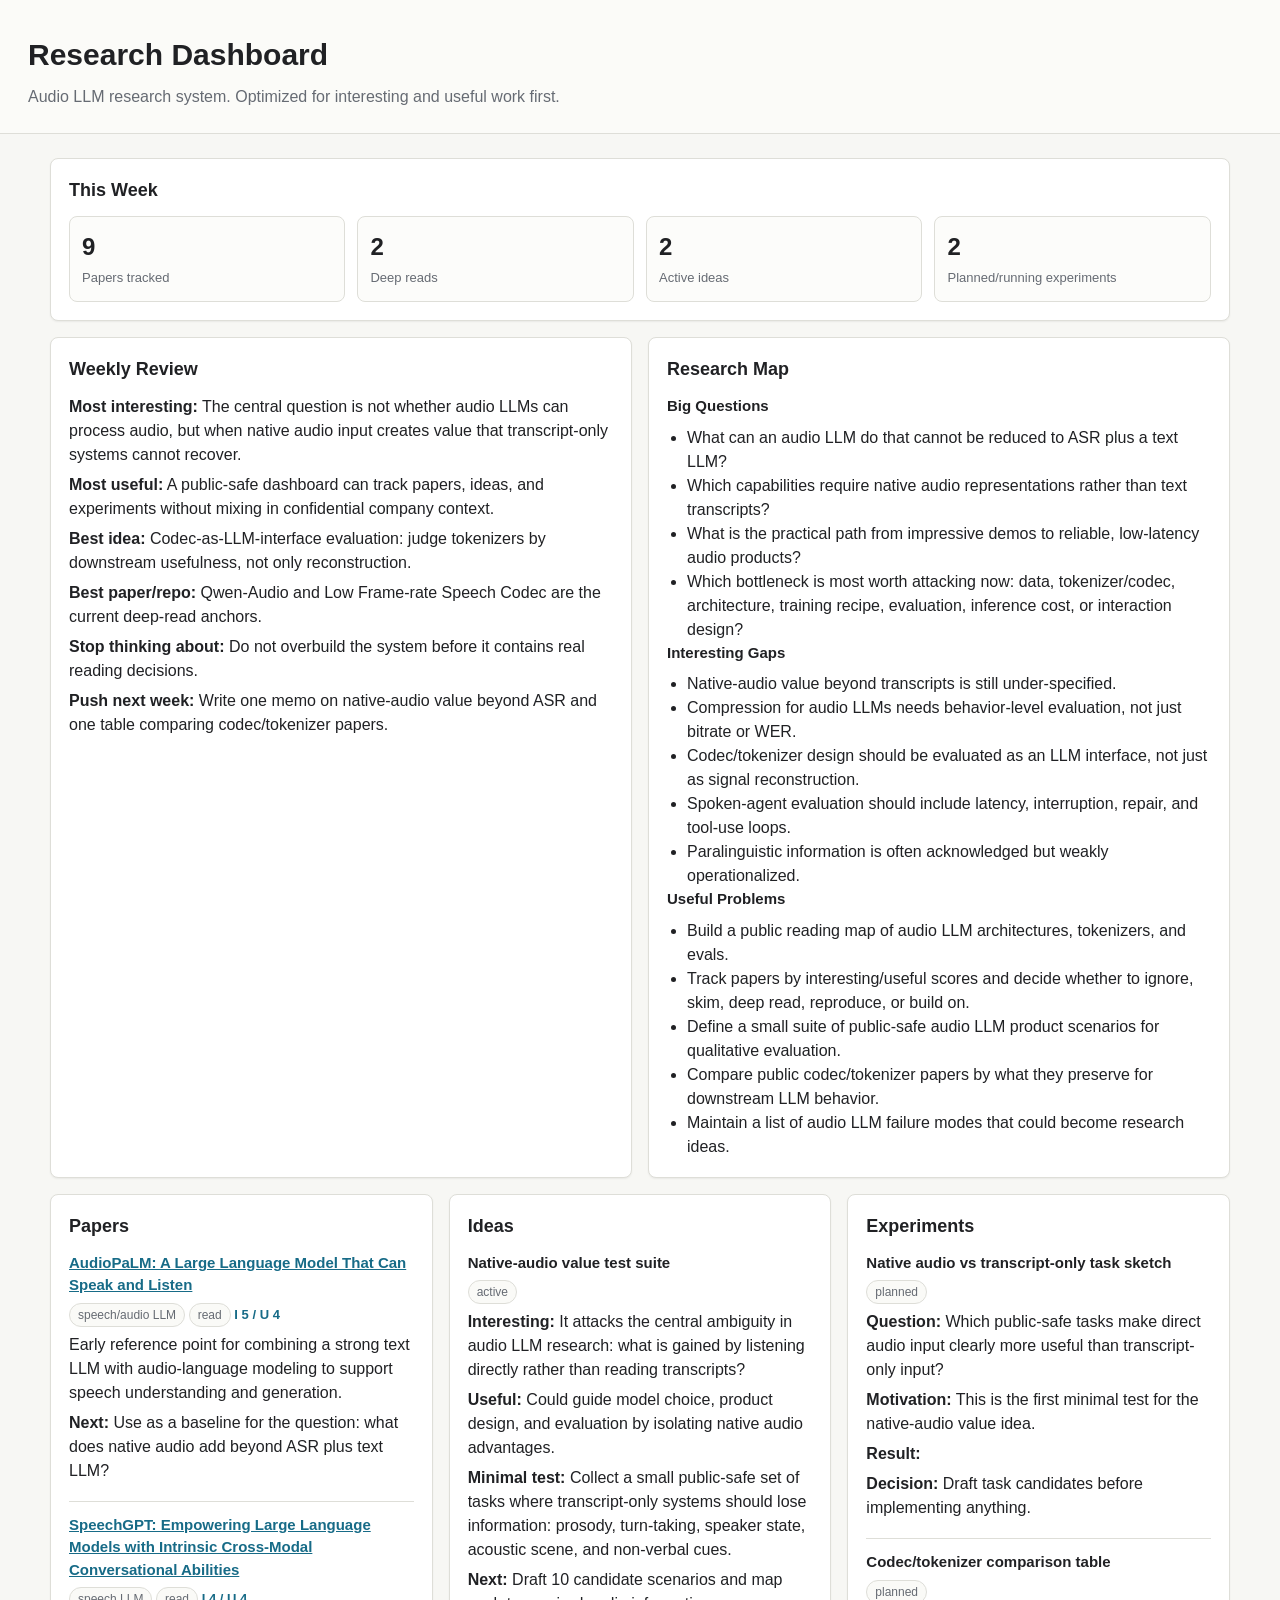
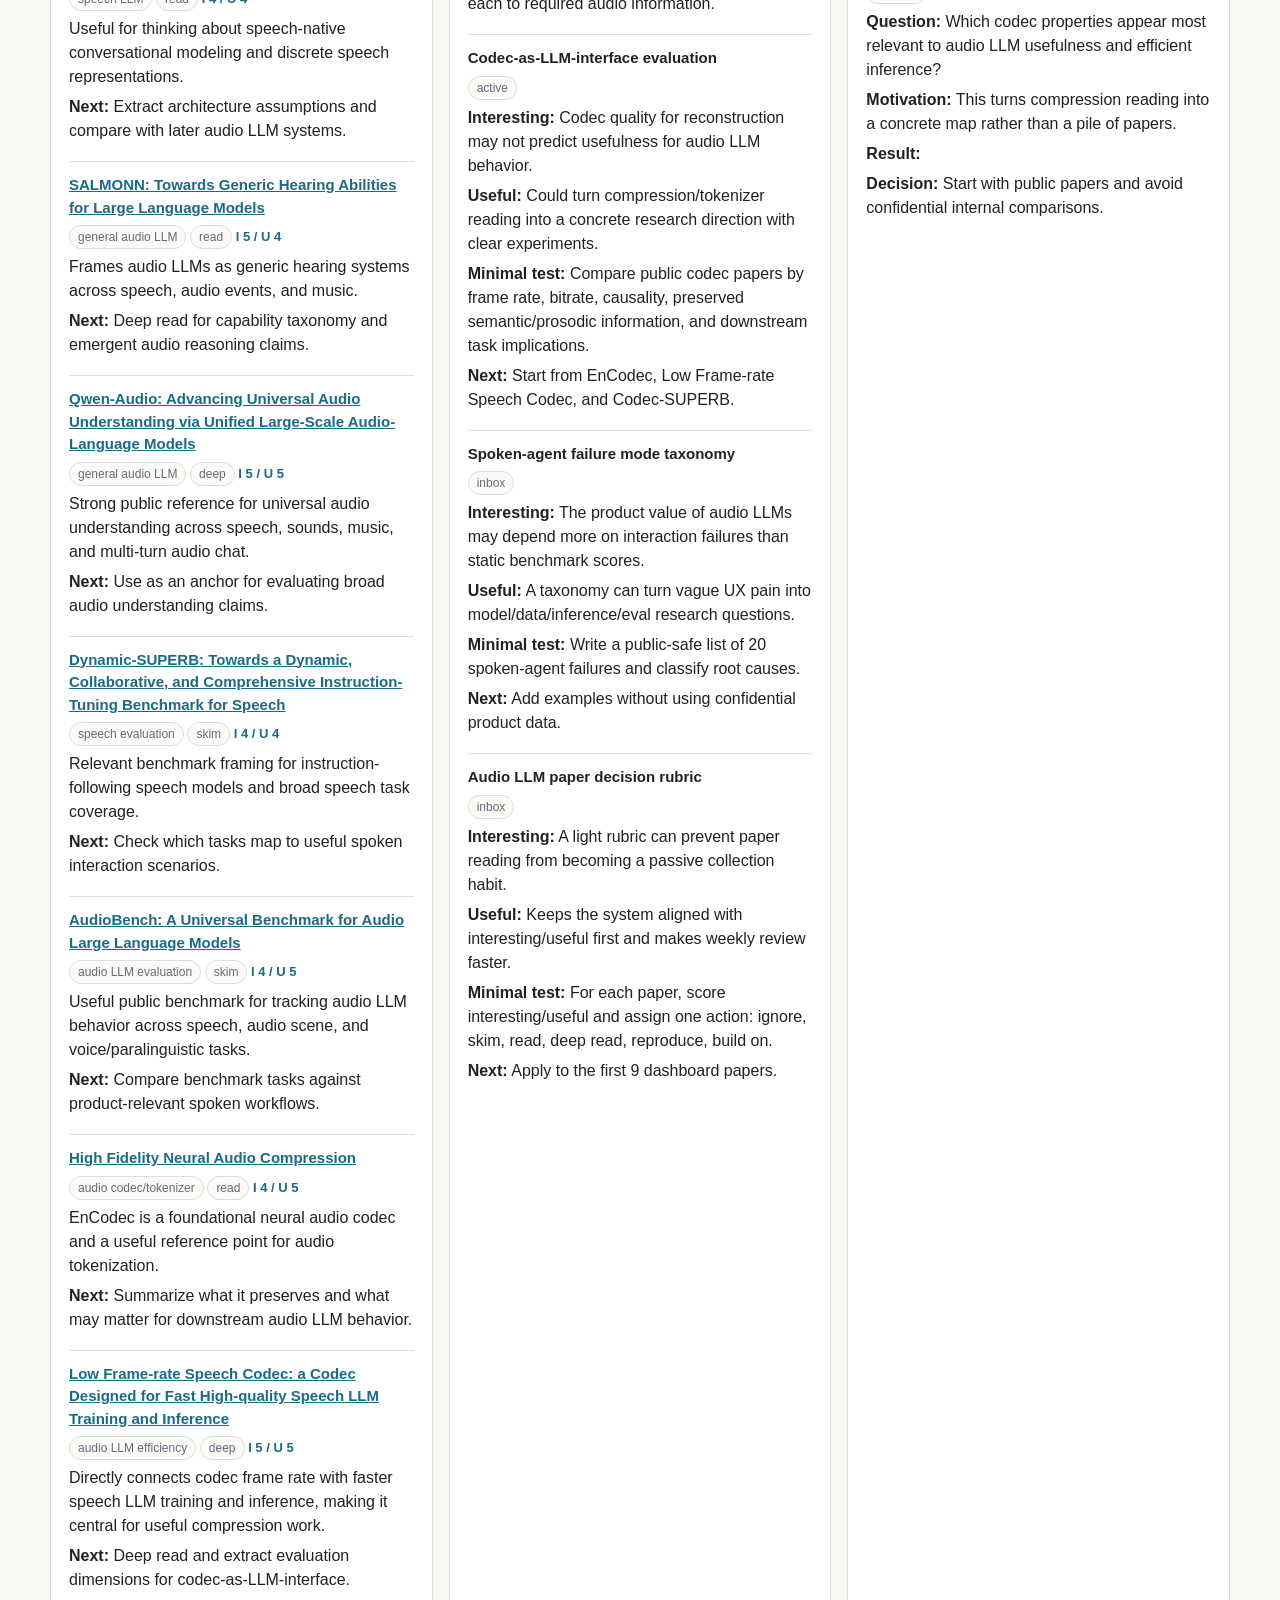
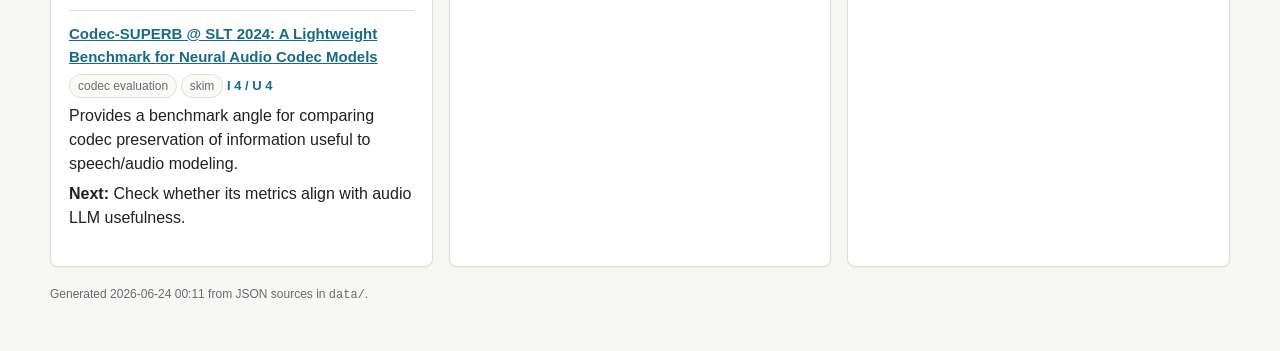
<file: docs/index.html>
<!doctype html>
<html lang="en">
<head>
  <meta charset="utf-8">
  <meta name="viewport" content="width=device-width, initial-scale=1">
  <title>Research Dashboard</title>
  <link rel="stylesheet" href="assets/style.css">
</head>
<body>
  <header>
    <h1>Research Dashboard</h1>
    <p class="subtitle">Audio LLM research system. Optimized for interesting and useful work first.</p>
  </header>
  <main>
    <section class="grid">
      <div class="panel span-12">
        <h2>This Week</h2>
        <div class="metric-row">
          <div class="metric"><strong>9</strong><span>Papers tracked</span></div>
          <div class="metric"><strong>2</strong><span>Deep reads</span></div>
          <div class="metric"><strong>2</strong><span>Active ideas</span></div>
          <div class="metric"><strong>2</strong><span>Planned/running experiments</span></div>
        </div>
      </div>

      <div class="panel span-6">
        <h2>Weekly Review</h2>
        <p><strong>Most interesting:</strong> The central question is not whether audio LLMs can process audio, but when native audio input creates value that transcript-only systems cannot recover.</p>
        <p><strong>Most useful:</strong> A public-safe dashboard can track papers, ideas, and experiments without mixing in confidential company context.</p>
        <p><strong>Best idea:</strong> Codec-as-LLM-interface evaluation: judge tokenizers by downstream usefulness, not only reconstruction.</p>
        <p><strong>Best paper/repo:</strong> Qwen-Audio and Low Frame-rate Speech Codec are the current deep-read anchors.</p>
        <p><strong>Stop thinking about:</strong> Do not overbuild the system before it contains real reading decisions.</p>
        <p><strong>Push next week:</strong> Write one memo on native-audio value beyond ASR and one table comparing codec/tokenizer papers.</p>
      </div>

      <div class="panel span-6">
        <h2>Research Map</h2>
        <h3>Big Questions</h3>
        <ul><li>What can an audio LLM do that cannot be reduced to ASR plus a text LLM?</li><li>Which capabilities require native audio representations rather than text transcripts?</li><li>What is the practical path from impressive demos to reliable, low-latency audio products?</li><li>Which bottleneck is most worth attacking now: data, tokenizer/codec, architecture, training recipe, evaluation, inference cost, or interaction design?</li></ul>
        <h3>Interesting Gaps</h3>
        <ul><li>Native-audio value beyond transcripts is still under-specified.</li><li>Compression for audio LLMs needs behavior-level evaluation, not just bitrate or WER.</li><li>Codec/tokenizer design should be evaluated as an LLM interface, not just as signal reconstruction.</li><li>Spoken-agent evaluation should include latency, interruption, repair, and tool-use loops.</li><li>Paralinguistic information is often acknowledged but weakly operationalized.</li></ul>
        <h3>Useful Problems</h3>
        <ul><li>Build a public reading map of audio LLM architectures, tokenizers, and evals.</li><li>Track papers by interesting/useful scores and decide whether to ignore, skim, deep read, reproduce, or build on.</li><li>Define a small suite of public-safe audio LLM product scenarios for qualitative evaluation.</li><li>Compare public codec/tokenizer papers by what they preserve for downstream LLM behavior.</li><li>Maintain a list of audio LLM failure modes that could become research ideas.</li></ul>
      </div>

      <div class="panel span-4">
        <h2>Papers</h2>
        <article class="item"><h3><a href="https://arxiv.org/abs/2306.12925">AudioPaLM: A Large Language Model That Can Speak and Listen</a></h3><p class="muted"><span class="tag">speech/audio LLM</span> <span class="tag">read</span> <span class="score">I 5 / U 4</span></p><p>Early reference point for combining a strong text LLM with audio-language modeling to support speech understanding and generation.</p><p><strong>Next:</strong> Use as a baseline for the question: what does native audio add beyond ASR plus text LLM?</p></article>
<article class="item"><h3><a href="https://arxiv.org/abs/2305.11000">SpeechGPT: Empowering Large Language Models with Intrinsic Cross-Modal Conversational Abilities</a></h3><p class="muted"><span class="tag">speech LLM</span> <span class="tag">read</span> <span class="score">I 4 / U 4</span></p><p>Useful for thinking about speech-native conversational modeling and discrete speech representations.</p><p><strong>Next:</strong> Extract architecture assumptions and compare with later audio LLM systems.</p></article>
<article class="item"><h3><a href="https://arxiv.org/abs/2310.13289">SALMONN: Towards Generic Hearing Abilities for Large Language Models</a></h3><p class="muted"><span class="tag">general audio LLM</span> <span class="tag">read</span> <span class="score">I 5 / U 4</span></p><p>Frames audio LLMs as generic hearing systems across speech, audio events, and music.</p><p><strong>Next:</strong> Deep read for capability taxonomy and emergent audio reasoning claims.</p></article>
<article class="item"><h3><a href="https://arxiv.org/abs/2311.07919">Qwen-Audio: Advancing Universal Audio Understanding via Unified Large-Scale Audio-Language Models</a></h3><p class="muted"><span class="tag">general audio LLM</span> <span class="tag">deep</span> <span class="score">I 5 / U 5</span></p><p>Strong public reference for universal audio understanding across speech, sounds, music, and multi-turn audio chat.</p><p><strong>Next:</strong> Use as an anchor for evaluating broad audio understanding claims.</p></article>
<article class="item"><h3><a href="https://arxiv.org/abs/2309.09510">Dynamic-SUPERB: Towards a Dynamic, Collaborative, and Comprehensive Instruction-Tuning Benchmark for Speech</a></h3><p class="muted"><span class="tag">speech evaluation</span> <span class="tag">skim</span> <span class="score">I 4 / U 4</span></p><p>Relevant benchmark framing for instruction-following speech models and broad speech task coverage.</p><p><strong>Next:</strong> Check which tasks map to useful spoken interaction scenarios.</p></article>
<article class="item"><h3><a href="https://arxiv.org/abs/2406.16020">AudioBench: A Universal Benchmark for Audio Large Language Models</a></h3><p class="muted"><span class="tag">audio LLM evaluation</span> <span class="tag">skim</span> <span class="score">I 4 / U 5</span></p><p>Useful public benchmark for tracking audio LLM behavior across speech, audio scene, and voice/paralinguistic tasks.</p><p><strong>Next:</strong> Compare benchmark tasks against product-relevant spoken workflows.</p></article>
<article class="item"><h3><a href="https://arxiv.org/abs/2210.13438">High Fidelity Neural Audio Compression</a></h3><p class="muted"><span class="tag">audio codec/tokenizer</span> <span class="tag">read</span> <span class="score">I 4 / U 5</span></p><p>EnCodec is a foundational neural audio codec and a useful reference point for audio tokenization.</p><p><strong>Next:</strong> Summarize what it preserves and what may matter for downstream audio LLM behavior.</p></article>
<article class="item"><h3><a href="https://arxiv.org/abs/2409.12117">Low Frame-rate Speech Codec: a Codec Designed for Fast High-quality Speech LLM Training and Inference</a></h3><p class="muted"><span class="tag">audio LLM efficiency</span> <span class="tag">deep</span> <span class="score">I 5 / U 5</span></p><p>Directly connects codec frame rate with faster speech LLM training and inference, making it central for useful compression work.</p><p><strong>Next:</strong> Deep read and extract evaluation dimensions for codec-as-LLM-interface.</p></article>
<article class="item"><h3><a href="https://arxiv.org/abs/2409.14085">Codec-SUPERB @ SLT 2024: A Lightweight Benchmark for Neural Audio Codec Models</a></h3><p class="muted"><span class="tag">codec evaluation</span> <span class="tag">skim</span> <span class="score">I 4 / U 4</span></p><p>Provides a benchmark angle for comparing codec preservation of information useful to speech/audio modeling.</p><p><strong>Next:</strong> Check whether its metrics align with audio LLM usefulness.</p></article>
      </div>

      <div class="panel span-4">
        <h2>Ideas</h2>
        <article class="item"><h3>Native-audio value test suite</h3><p class="muted"><span class="tag">active</span></p><p><strong>Interesting:</strong> It attacks the central ambiguity in audio LLM research: what is gained by listening directly rather than reading transcripts?</p><p><strong>Useful:</strong> Could guide model choice, product design, and evaluation by isolating native audio advantages.</p><p><strong>Minimal test:</strong> Collect a small public-safe set of tasks where transcript-only systems should lose information: prosody, turn-taking, speaker state, acoustic scene, and non-verbal cues.</p><p><strong>Next:</strong> Draft 10 candidate scenarios and map each to required audio information.</p></article>
<article class="item"><h3>Codec-as-LLM-interface evaluation</h3><p class="muted"><span class="tag">active</span></p><p><strong>Interesting:</strong> Codec quality for reconstruction may not predict usefulness for audio LLM behavior.</p><p><strong>Useful:</strong> Could turn compression/tokenizer reading into a concrete research direction with clear experiments.</p><p><strong>Minimal test:</strong> Compare public codec papers by frame rate, bitrate, causality, preserved semantic/prosodic information, and downstream task implications.</p><p><strong>Next:</strong> Start from EnCodec, Low Frame-rate Speech Codec, and Codec-SUPERB.</p></article>
<article class="item"><h3>Spoken-agent failure mode taxonomy</h3><p class="muted"><span class="tag">inbox</span></p><p><strong>Interesting:</strong> The product value of audio LLMs may depend more on interaction failures than static benchmark scores.</p><p><strong>Useful:</strong> A taxonomy can turn vague UX pain into model/data/inference/eval research questions.</p><p><strong>Minimal test:</strong> Write a public-safe list of 20 spoken-agent failures and classify root causes.</p><p><strong>Next:</strong> Add examples without using confidential product data.</p></article>
<article class="item"><h3>Audio LLM paper decision rubric</h3><p class="muted"><span class="tag">inbox</span></p><p><strong>Interesting:</strong> A light rubric can prevent paper reading from becoming a passive collection habit.</p><p><strong>Useful:</strong> Keeps the system aligned with interesting/useful first and makes weekly review faster.</p><p><strong>Minimal test:</strong> For each paper, score interesting/useful and assign one action: ignore, skim, read, deep read, reproduce, build on.</p><p><strong>Next:</strong> Apply to the first 9 dashboard papers.</p></article>
      </div>

      <div class="panel span-4">
        <h2>Experiments</h2>
        <article class="item"><h3>Native audio vs transcript-only task sketch</h3><p class="muted"><span class="tag">planned</span></p><p><strong>Question:</strong> Which public-safe tasks make direct audio input clearly more useful than transcript-only input?</p><p><strong>Motivation:</strong> This is the first minimal test for the native-audio value idea.</p><p><strong>Result:</strong> </p><p><strong>Decision:</strong> Draft task candidates before implementing anything.</p></article>
<article class="item"><h3>Codec/tokenizer comparison table</h3><p class="muted"><span class="tag">planned</span></p><p><strong>Question:</strong> Which codec properties appear most relevant to audio LLM usefulness and efficient inference?</p><p><strong>Motivation:</strong> This turns compression reading into a concrete map rather than a pile of papers.</p><p><strong>Result:</strong> </p><p><strong>Decision:</strong> Start with public papers and avoid confidential internal comparisons.</p></article>
      </div>
    </section>
    <footer>Generated 2026-06-24 00:11 from JSON sources in <code>data/</code>.</footer>
  </main>
</body>
</html>
</file>
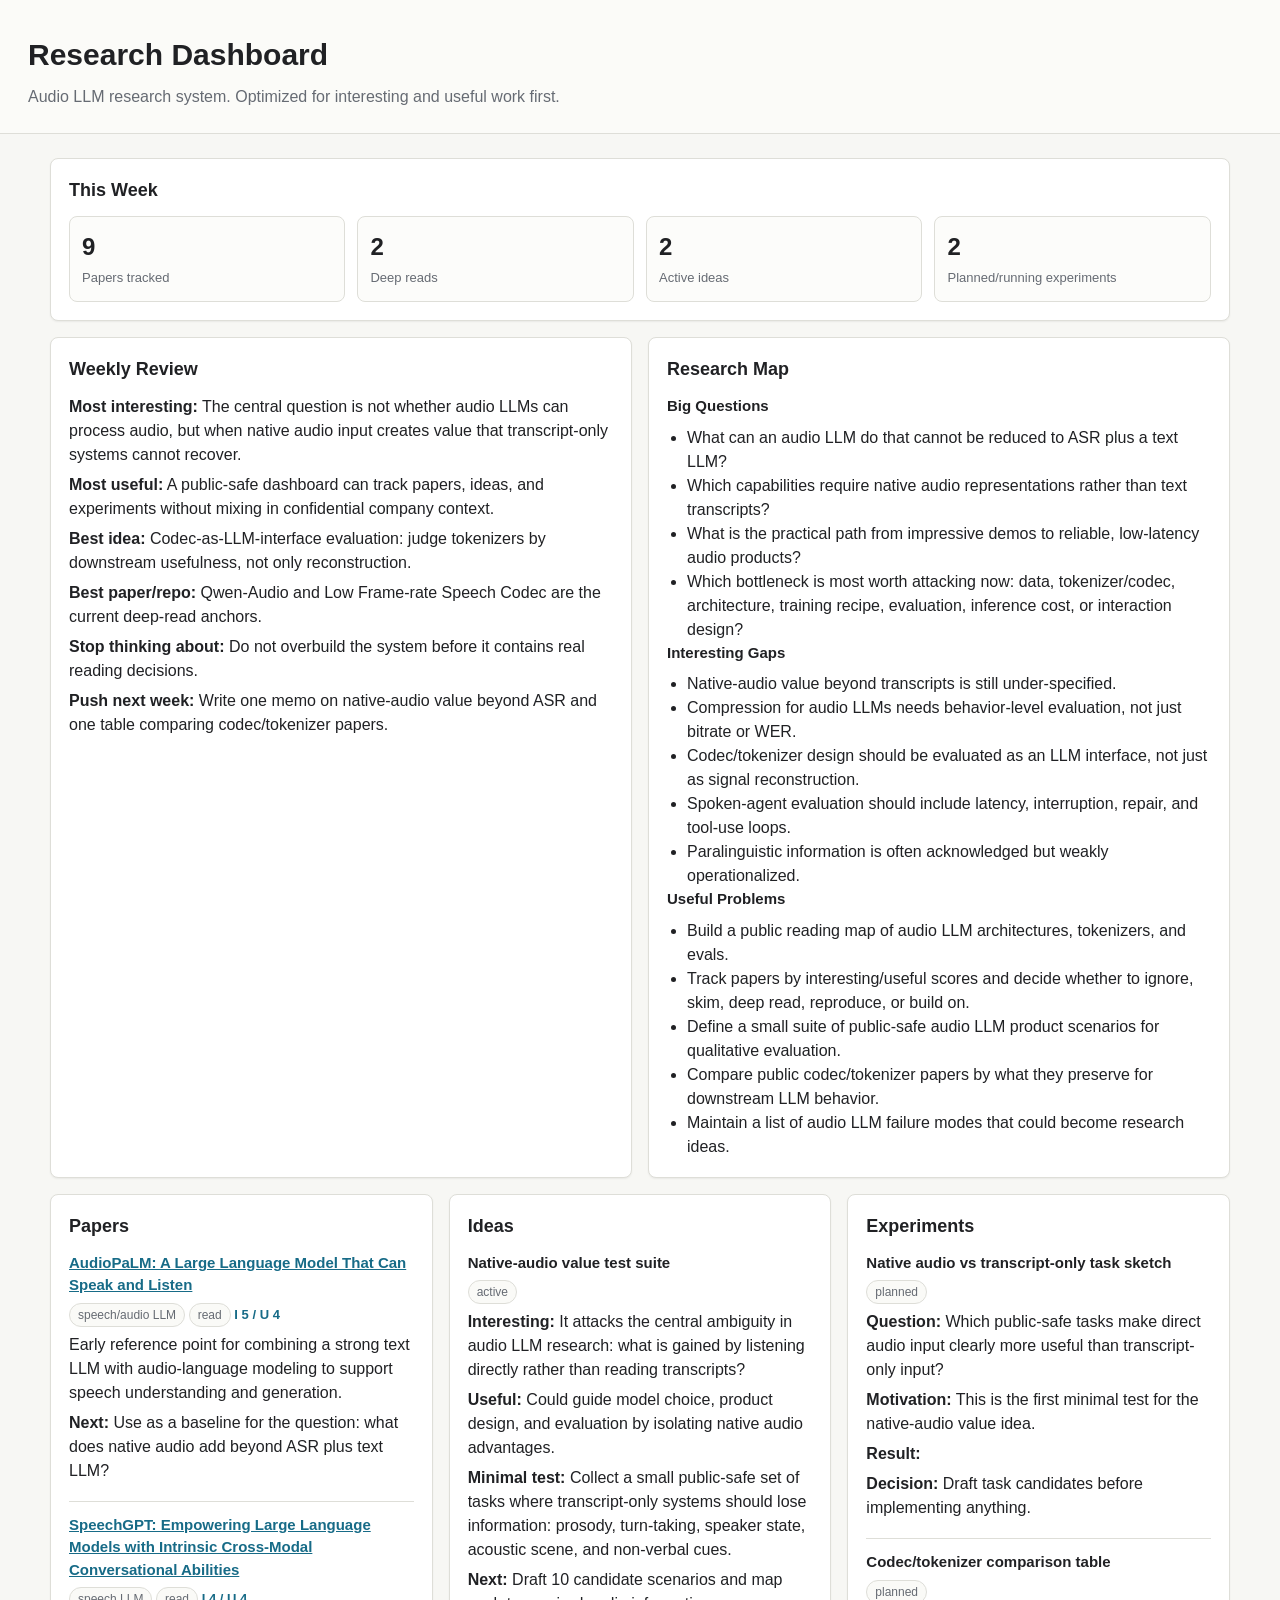
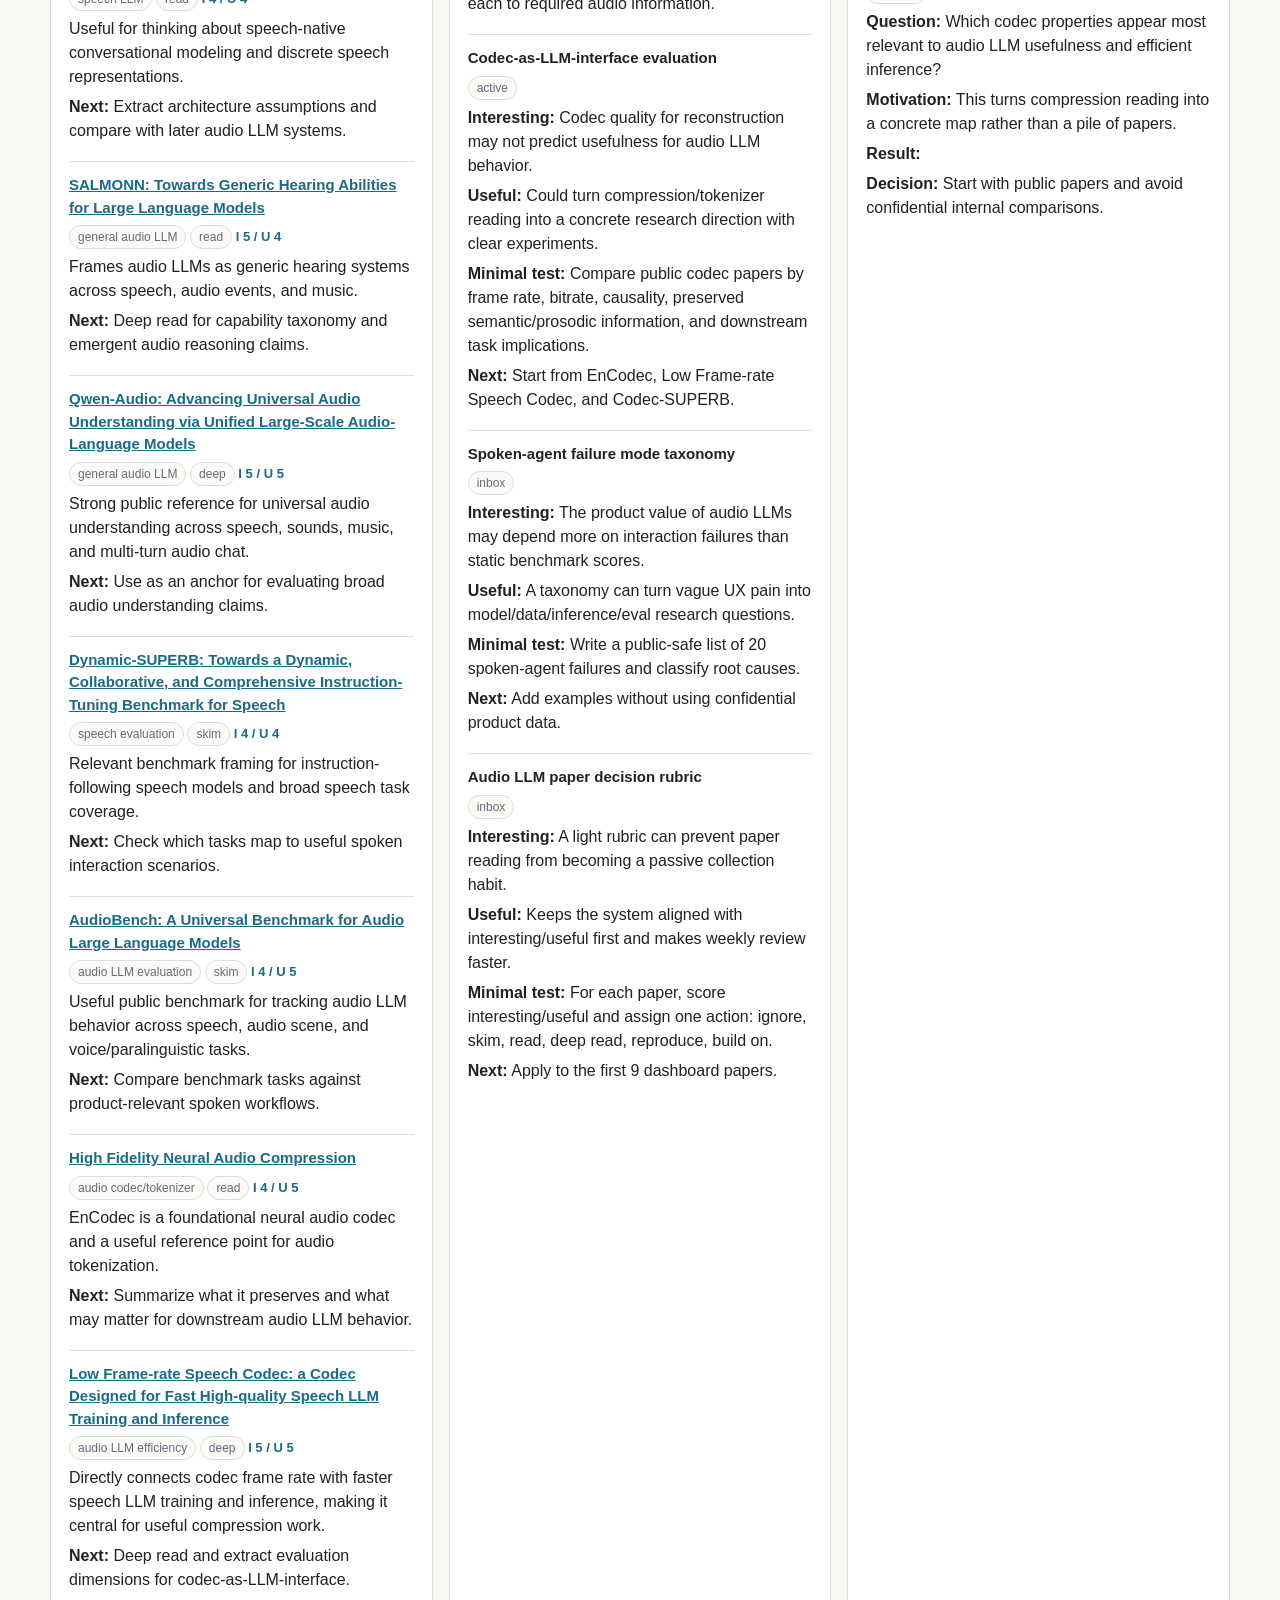
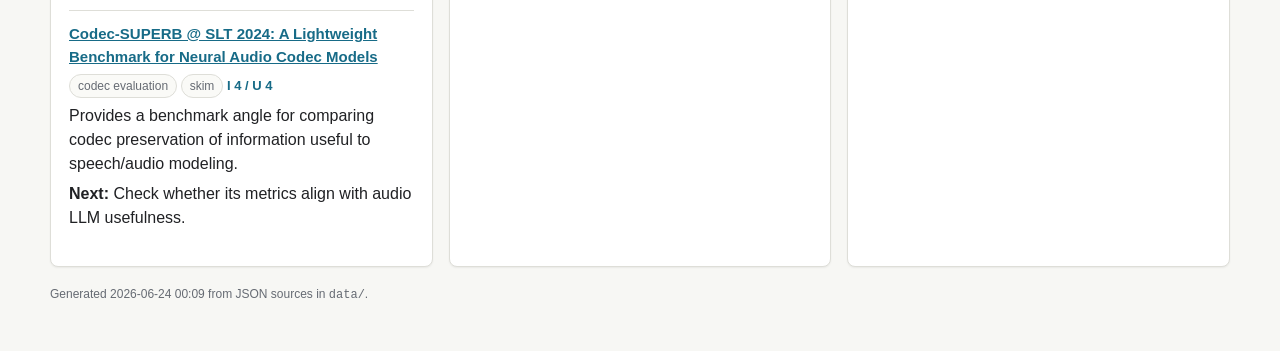
<file: Research/07_Dashboard/index.html>
<!doctype html>
<html lang="en">
<head>
  <meta charset="utf-8">
  <meta name="viewport" content="width=device-width, initial-scale=1">
  <title>Research Dashboard</title>
  <link rel="stylesheet" href="assets/style.css">
</head>
<body>
  <header>
    <h1>Research Dashboard</h1>
    <p class="subtitle">Audio LLM research system. Optimized for interesting and useful work first.</p>
  </header>
  <main>
    <section class="grid">
      <div class="panel span-12">
        <h2>This Week</h2>
        <div class="metric-row">
          <div class="metric"><strong>9</strong><span>Papers tracked</span></div>
          <div class="metric"><strong>2</strong><span>Deep reads</span></div>
          <div class="metric"><strong>2</strong><span>Active ideas</span></div>
          <div class="metric"><strong>2</strong><span>Planned/running experiments</span></div>
        </div>
      </div>

      <div class="panel span-6">
        <h2>Weekly Review</h2>
        <p><strong>Most interesting:</strong> The central question is not whether audio LLMs can process audio, but when native audio input creates value that transcript-only systems cannot recover.</p>
        <p><strong>Most useful:</strong> A public-safe dashboard can track papers, ideas, and experiments without mixing in confidential company context.</p>
        <p><strong>Best idea:</strong> Codec-as-LLM-interface evaluation: judge tokenizers by downstream usefulness, not only reconstruction.</p>
        <p><strong>Best paper/repo:</strong> Qwen-Audio and Low Frame-rate Speech Codec are the current deep-read anchors.</p>
        <p><strong>Stop thinking about:</strong> Do not overbuild the system before it contains real reading decisions.</p>
        <p><strong>Push next week:</strong> Write one memo on native-audio value beyond ASR and one table comparing codec/tokenizer papers.</p>
      </div>

      <div class="panel span-6">
        <h2>Research Map</h2>
        <h3>Big Questions</h3>
        <ul><li>What can an audio LLM do that cannot be reduced to ASR plus a text LLM?</li><li>Which capabilities require native audio representations rather than text transcripts?</li><li>What is the practical path from impressive demos to reliable, low-latency audio products?</li><li>Which bottleneck is most worth attacking now: data, tokenizer/codec, architecture, training recipe, evaluation, inference cost, or interaction design?</li></ul>
        <h3>Interesting Gaps</h3>
        <ul><li>Native-audio value beyond transcripts is still under-specified.</li><li>Compression for audio LLMs needs behavior-level evaluation, not just bitrate or WER.</li><li>Codec/tokenizer design should be evaluated as an LLM interface, not just as signal reconstruction.</li><li>Spoken-agent evaluation should include latency, interruption, repair, and tool-use loops.</li><li>Paralinguistic information is often acknowledged but weakly operationalized.</li></ul>
        <h3>Useful Problems</h3>
        <ul><li>Build a public reading map of audio LLM architectures, tokenizers, and evals.</li><li>Track papers by interesting/useful scores and decide whether to ignore, skim, deep read, reproduce, or build on.</li><li>Define a small suite of public-safe audio LLM product scenarios for qualitative evaluation.</li><li>Compare public codec/tokenizer papers by what they preserve for downstream LLM behavior.</li><li>Maintain a list of audio LLM failure modes that could become research ideas.</li></ul>
      </div>

      <div class="panel span-4">
        <h2>Papers</h2>
        <article class="item"><h3><a href="https://arxiv.org/abs/2306.12925">AudioPaLM: A Large Language Model That Can Speak and Listen</a></h3><p class="muted"><span class="tag">speech/audio LLM</span> <span class="tag">read</span> <span class="score">I 5 / U 4</span></p><p>Early reference point for combining a strong text LLM with audio-language modeling to support speech understanding and generation.</p><p><strong>Next:</strong> Use as a baseline for the question: what does native audio add beyond ASR plus text LLM?</p></article>
<article class="item"><h3><a href="https://arxiv.org/abs/2305.11000">SpeechGPT: Empowering Large Language Models with Intrinsic Cross-Modal Conversational Abilities</a></h3><p class="muted"><span class="tag">speech LLM</span> <span class="tag">read</span> <span class="score">I 4 / U 4</span></p><p>Useful for thinking about speech-native conversational modeling and discrete speech representations.</p><p><strong>Next:</strong> Extract architecture assumptions and compare with later audio LLM systems.</p></article>
<article class="item"><h3><a href="https://arxiv.org/abs/2310.13289">SALMONN: Towards Generic Hearing Abilities for Large Language Models</a></h3><p class="muted"><span class="tag">general audio LLM</span> <span class="tag">read</span> <span class="score">I 5 / U 4</span></p><p>Frames audio LLMs as generic hearing systems across speech, audio events, and music.</p><p><strong>Next:</strong> Deep read for capability taxonomy and emergent audio reasoning claims.</p></article>
<article class="item"><h3><a href="https://arxiv.org/abs/2311.07919">Qwen-Audio: Advancing Universal Audio Understanding via Unified Large-Scale Audio-Language Models</a></h3><p class="muted"><span class="tag">general audio LLM</span> <span class="tag">deep</span> <span class="score">I 5 / U 5</span></p><p>Strong public reference for universal audio understanding across speech, sounds, music, and multi-turn audio chat.</p><p><strong>Next:</strong> Use as an anchor for evaluating broad audio understanding claims.</p></article>
<article class="item"><h3><a href="https://arxiv.org/abs/2309.09510">Dynamic-SUPERB: Towards a Dynamic, Collaborative, and Comprehensive Instruction-Tuning Benchmark for Speech</a></h3><p class="muted"><span class="tag">speech evaluation</span> <span class="tag">skim</span> <span class="score">I 4 / U 4</span></p><p>Relevant benchmark framing for instruction-following speech models and broad speech task coverage.</p><p><strong>Next:</strong> Check which tasks map to useful spoken interaction scenarios.</p></article>
<article class="item"><h3><a href="https://arxiv.org/abs/2406.16020">AudioBench: A Universal Benchmark for Audio Large Language Models</a></h3><p class="muted"><span class="tag">audio LLM evaluation</span> <span class="tag">skim</span> <span class="score">I 4 / U 5</span></p><p>Useful public benchmark for tracking audio LLM behavior across speech, audio scene, and voice/paralinguistic tasks.</p><p><strong>Next:</strong> Compare benchmark tasks against product-relevant spoken workflows.</p></article>
<article class="item"><h3><a href="https://arxiv.org/abs/2210.13438">High Fidelity Neural Audio Compression</a></h3><p class="muted"><span class="tag">audio codec/tokenizer</span> <span class="tag">read</span> <span class="score">I 4 / U 5</span></p><p>EnCodec is a foundational neural audio codec and a useful reference point for audio tokenization.</p><p><strong>Next:</strong> Summarize what it preserves and what may matter for downstream audio LLM behavior.</p></article>
<article class="item"><h3><a href="https://arxiv.org/abs/2409.12117">Low Frame-rate Speech Codec: a Codec Designed for Fast High-quality Speech LLM Training and Inference</a></h3><p class="muted"><span class="tag">audio LLM efficiency</span> <span class="tag">deep</span> <span class="score">I 5 / U 5</span></p><p>Directly connects codec frame rate with faster speech LLM training and inference, making it central for useful compression work.</p><p><strong>Next:</strong> Deep read and extract evaluation dimensions for codec-as-LLM-interface.</p></article>
<article class="item"><h3><a href="https://arxiv.org/abs/2409.14085">Codec-SUPERB @ SLT 2024: A Lightweight Benchmark for Neural Audio Codec Models</a></h3><p class="muted"><span class="tag">codec evaluation</span> <span class="tag">skim</span> <span class="score">I 4 / U 4</span></p><p>Provides a benchmark angle for comparing codec preservation of information useful to speech/audio modeling.</p><p><strong>Next:</strong> Check whether its metrics align with audio LLM usefulness.</p></article>
      </div>

      <div class="panel span-4">
        <h2>Ideas</h2>
        <article class="item"><h3>Native-audio value test suite</h3><p class="muted"><span class="tag">active</span></p><p><strong>Interesting:</strong> It attacks the central ambiguity in audio LLM research: what is gained by listening directly rather than reading transcripts?</p><p><strong>Useful:</strong> Could guide model choice, product design, and evaluation by isolating native audio advantages.</p><p><strong>Minimal test:</strong> Collect a small public-safe set of tasks where transcript-only systems should lose information: prosody, turn-taking, speaker state, acoustic scene, and non-verbal cues.</p><p><strong>Next:</strong> Draft 10 candidate scenarios and map each to required audio information.</p></article>
<article class="item"><h3>Codec-as-LLM-interface evaluation</h3><p class="muted"><span class="tag">active</span></p><p><strong>Interesting:</strong> Codec quality for reconstruction may not predict usefulness for audio LLM behavior.</p><p><strong>Useful:</strong> Could turn compression/tokenizer reading into a concrete research direction with clear experiments.</p><p><strong>Minimal test:</strong> Compare public codec papers by frame rate, bitrate, causality, preserved semantic/prosodic information, and downstream task implications.</p><p><strong>Next:</strong> Start from EnCodec, Low Frame-rate Speech Codec, and Codec-SUPERB.</p></article>
<article class="item"><h3>Spoken-agent failure mode taxonomy</h3><p class="muted"><span class="tag">inbox</span></p><p><strong>Interesting:</strong> The product value of audio LLMs may depend more on interaction failures than static benchmark scores.</p><p><strong>Useful:</strong> A taxonomy can turn vague UX pain into model/data/inference/eval research questions.</p><p><strong>Minimal test:</strong> Write a public-safe list of 20 spoken-agent failures and classify root causes.</p><p><strong>Next:</strong> Add examples without using confidential product data.</p></article>
<article class="item"><h3>Audio LLM paper decision rubric</h3><p class="muted"><span class="tag">inbox</span></p><p><strong>Interesting:</strong> A light rubric can prevent paper reading from becoming a passive collection habit.</p><p><strong>Useful:</strong> Keeps the system aligned with interesting/useful first and makes weekly review faster.</p><p><strong>Minimal test:</strong> For each paper, score interesting/useful and assign one action: ignore, skim, read, deep read, reproduce, build on.</p><p><strong>Next:</strong> Apply to the first 9 dashboard papers.</p></article>
      </div>

      <div class="panel span-4">
        <h2>Experiments</h2>
        <article class="item"><h3>Native audio vs transcript-only task sketch</h3><p class="muted"><span class="tag">planned</span></p><p><strong>Question:</strong> Which public-safe tasks make direct audio input clearly more useful than transcript-only input?</p><p><strong>Motivation:</strong> This is the first minimal test for the native-audio value idea.</p><p><strong>Result:</strong> </p><p><strong>Decision:</strong> Draft task candidates before implementing anything.</p></article>
<article class="item"><h3>Codec/tokenizer comparison table</h3><p class="muted"><span class="tag">planned</span></p><p><strong>Question:</strong> Which codec properties appear most relevant to audio LLM usefulness and efficient inference?</p><p><strong>Motivation:</strong> This turns compression reading into a concrete map rather than a pile of papers.</p><p><strong>Result:</strong> </p><p><strong>Decision:</strong> Start with public papers and avoid confidential internal comparisons.</p></article>
      </div>
    </section>
    <footer>Generated 2026-06-24 00:09 from JSON sources in <code>data/</code>.</footer>
  </main>
</body>
</html>
</file>
<file: docs/assets/style.css>
:root {
  color-scheme: light;
  --bg: #f7f7f4;
  --panel: #ffffff;
  --ink: #202124;
  --muted: #666b73;
  --line: #deded8;
  --accent: #176b87;
  --accent-2: #8a5a12;
  --good: #2f7d50;
  --warn: #a45f14;
  --shadow: 0 1px 2px rgba(0, 0, 0, 0.06);
}

* {
  box-sizing: border-box;
}

body {
  margin: 0;
  background: var(--bg);
  color: var(--ink);
  font-family: -apple-system, BlinkMacSystemFont, "Segoe UI", sans-serif;
  line-height: 1.5;
}

header {
  padding: 32px 28px 18px;
  border-bottom: 1px solid var(--line);
  background: #fbfbf8;
}

main {
  width: min(1180px, calc(100% - 32px));
  margin: 24px auto 48px;
}

h1,
h2,
h3 {
  margin: 0;
  letter-spacing: 0;
}

h1 {
  font-size: 30px;
}

h2 {
  font-size: 18px;
  margin-bottom: 12px;
}

h3 {
  font-size: 15px;
  margin-bottom: 4px;
}

p {
  margin: 6px 0;
}

.subtitle {
  color: var(--muted);
  margin-top: 8px;
}

.grid {
  display: grid;
  grid-template-columns: repeat(12, 1fr);
  gap: 16px;
}

.panel {
  background: var(--panel);
  border: 1px solid var(--line);
  border-radius: 8px;
  box-shadow: var(--shadow);
  padding: 18px;
}

.span-4 {
  grid-column: span 4;
}

.span-6 {
  grid-column: span 6;
}

.span-8 {
  grid-column: span 8;
}

.span-12 {
  grid-column: span 12;
}

.metric-row {
  display: grid;
  grid-template-columns: repeat(4, minmax(0, 1fr));
  gap: 12px;
}

.metric {
  border: 1px solid var(--line);
  border-radius: 8px;
  padding: 12px;
  background: #fcfcfa;
}

.metric strong {
  display: block;
  font-size: 24px;
}

.metric span,
.muted {
  color: var(--muted);
  font-size: 13px;
}

.item {
  border-top: 1px solid var(--line);
  padding: 12px 0;
}

.item:first-of-type {
  border-top: 0;
  padding-top: 0;
}

.tag {
  display: inline-flex;
  align-items: center;
  border: 1px solid var(--line);
  border-radius: 999px;
  padding: 2px 8px;
  font-size: 12px;
  color: var(--muted);
  background: #fafaf7;
}

.score {
  color: var(--accent);
  font-weight: 700;
}

ul {
  padding-left: 20px;
  margin: 8px 0 0;
}

a {
  color: var(--accent);
}

footer {
  color: var(--muted);
  font-size: 12px;
  margin-top: 18px;
}

@media (max-width: 860px) {
  header {
    padding: 24px 18px 14px;
  }

  main {
    width: min(100% - 20px, 1180px);
  }

  .grid,
  .metric-row {
    grid-template-columns: 1fr;
  }

  .span-4,
  .span-6,
  .span-8,
  .span-12 {
    grid-column: span 1;
  }
}
</file>
<file: Research/07_Dashboard/assets/style.css>
:root {
  color-scheme: light;
  --bg: #f7f7f4;
  --panel: #ffffff;
  --ink: #202124;
  --muted: #666b73;
  --line: #deded8;
  --accent: #176b87;
  --accent-2: #8a5a12;
  --good: #2f7d50;
  --warn: #a45f14;
  --shadow: 0 1px 2px rgba(0, 0, 0, 0.06);
}

* {
  box-sizing: border-box;
}

body {
  margin: 0;
  background: var(--bg);
  color: var(--ink);
  font-family: -apple-system, BlinkMacSystemFont, "Segoe UI", sans-serif;
  line-height: 1.5;
}

header {
  padding: 32px 28px 18px;
  border-bottom: 1px solid var(--line);
  background: #fbfbf8;
}

main {
  width: min(1180px, calc(100% - 32px));
  margin: 24px auto 48px;
}

h1,
h2,
h3 {
  margin: 0;
  letter-spacing: 0;
}

h1 {
  font-size: 30px;
}

h2 {
  font-size: 18px;
  margin-bottom: 12px;
}

h3 {
  font-size: 15px;
  margin-bottom: 4px;
}

p {
  margin: 6px 0;
}

.subtitle {
  color: var(--muted);
  margin-top: 8px;
}

.grid {
  display: grid;
  grid-template-columns: repeat(12, 1fr);
  gap: 16px;
}

.panel {
  background: var(--panel);
  border: 1px solid var(--line);
  border-radius: 8px;
  box-shadow: var(--shadow);
  padding: 18px;
}

.span-4 {
  grid-column: span 4;
}

.span-6 {
  grid-column: span 6;
}

.span-8 {
  grid-column: span 8;
}

.span-12 {
  grid-column: span 12;
}

.metric-row {
  display: grid;
  grid-template-columns: repeat(4, minmax(0, 1fr));
  gap: 12px;
}

.metric {
  border: 1px solid var(--line);
  border-radius: 8px;
  padding: 12px;
  background: #fcfcfa;
}

.metric strong {
  display: block;
  font-size: 24px;
}

.metric span,
.muted {
  color: var(--muted);
  font-size: 13px;
}

.item {
  border-top: 1px solid var(--line);
  padding: 12px 0;
}

.item:first-of-type {
  border-top: 0;
  padding-top: 0;
}

.tag {
  display: inline-flex;
  align-items: center;
  border: 1px solid var(--line);
  border-radius: 999px;
  padding: 2px 8px;
  font-size: 12px;
  color: var(--muted);
  background: #fafaf7;
}

.score {
  color: var(--accent);
  font-weight: 700;
}

ul {
  padding-left: 20px;
  margin: 8px 0 0;
}

a {
  color: var(--accent);
}

footer {
  color: var(--muted);
  font-size: 12px;
  margin-top: 18px;
}

@media (max-width: 860px) {
  header {
    padding: 24px 18px 14px;
  }

  main {
    width: min(100% - 20px, 1180px);
  }

  .grid,
  .metric-row {
    grid-template-columns: 1fr;
  }

  .span-4,
  .span-6,
  .span-8,
  .span-12 {
    grid-column: span 1;
  }
}
</file>
